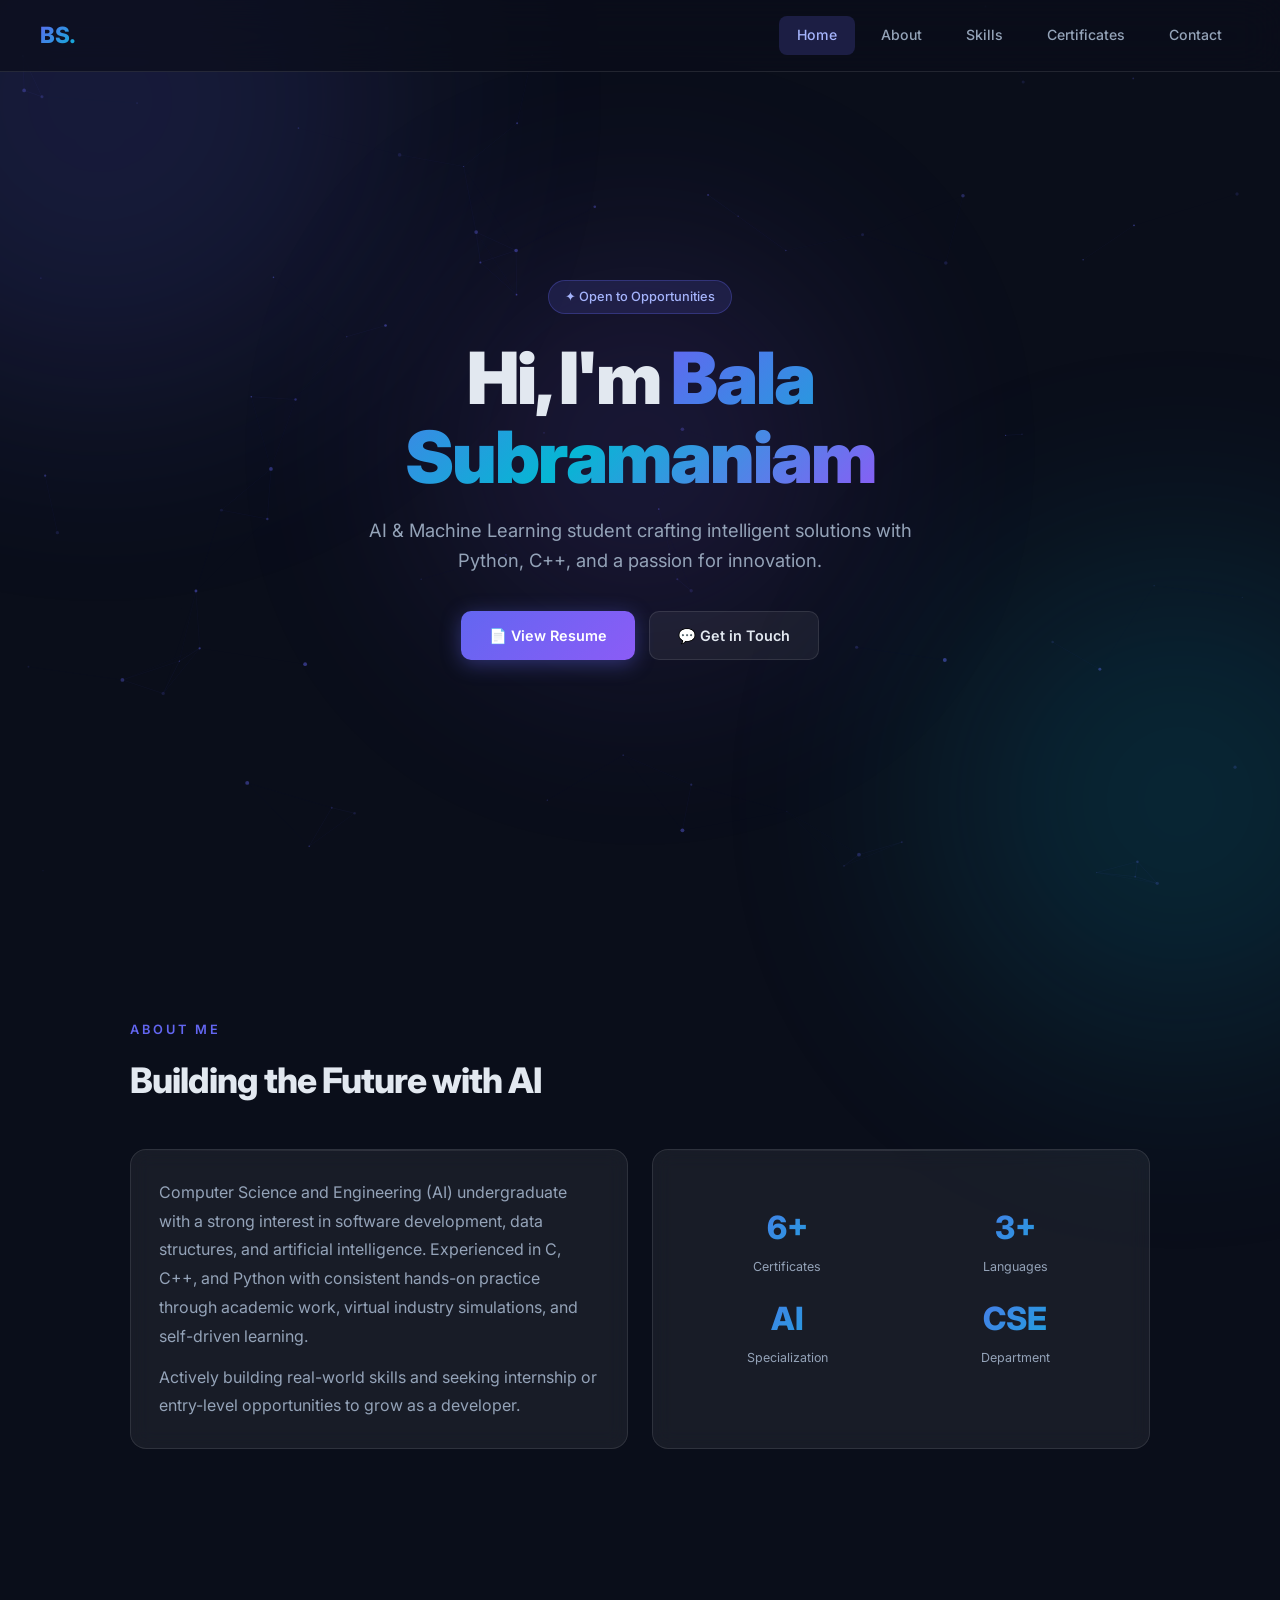
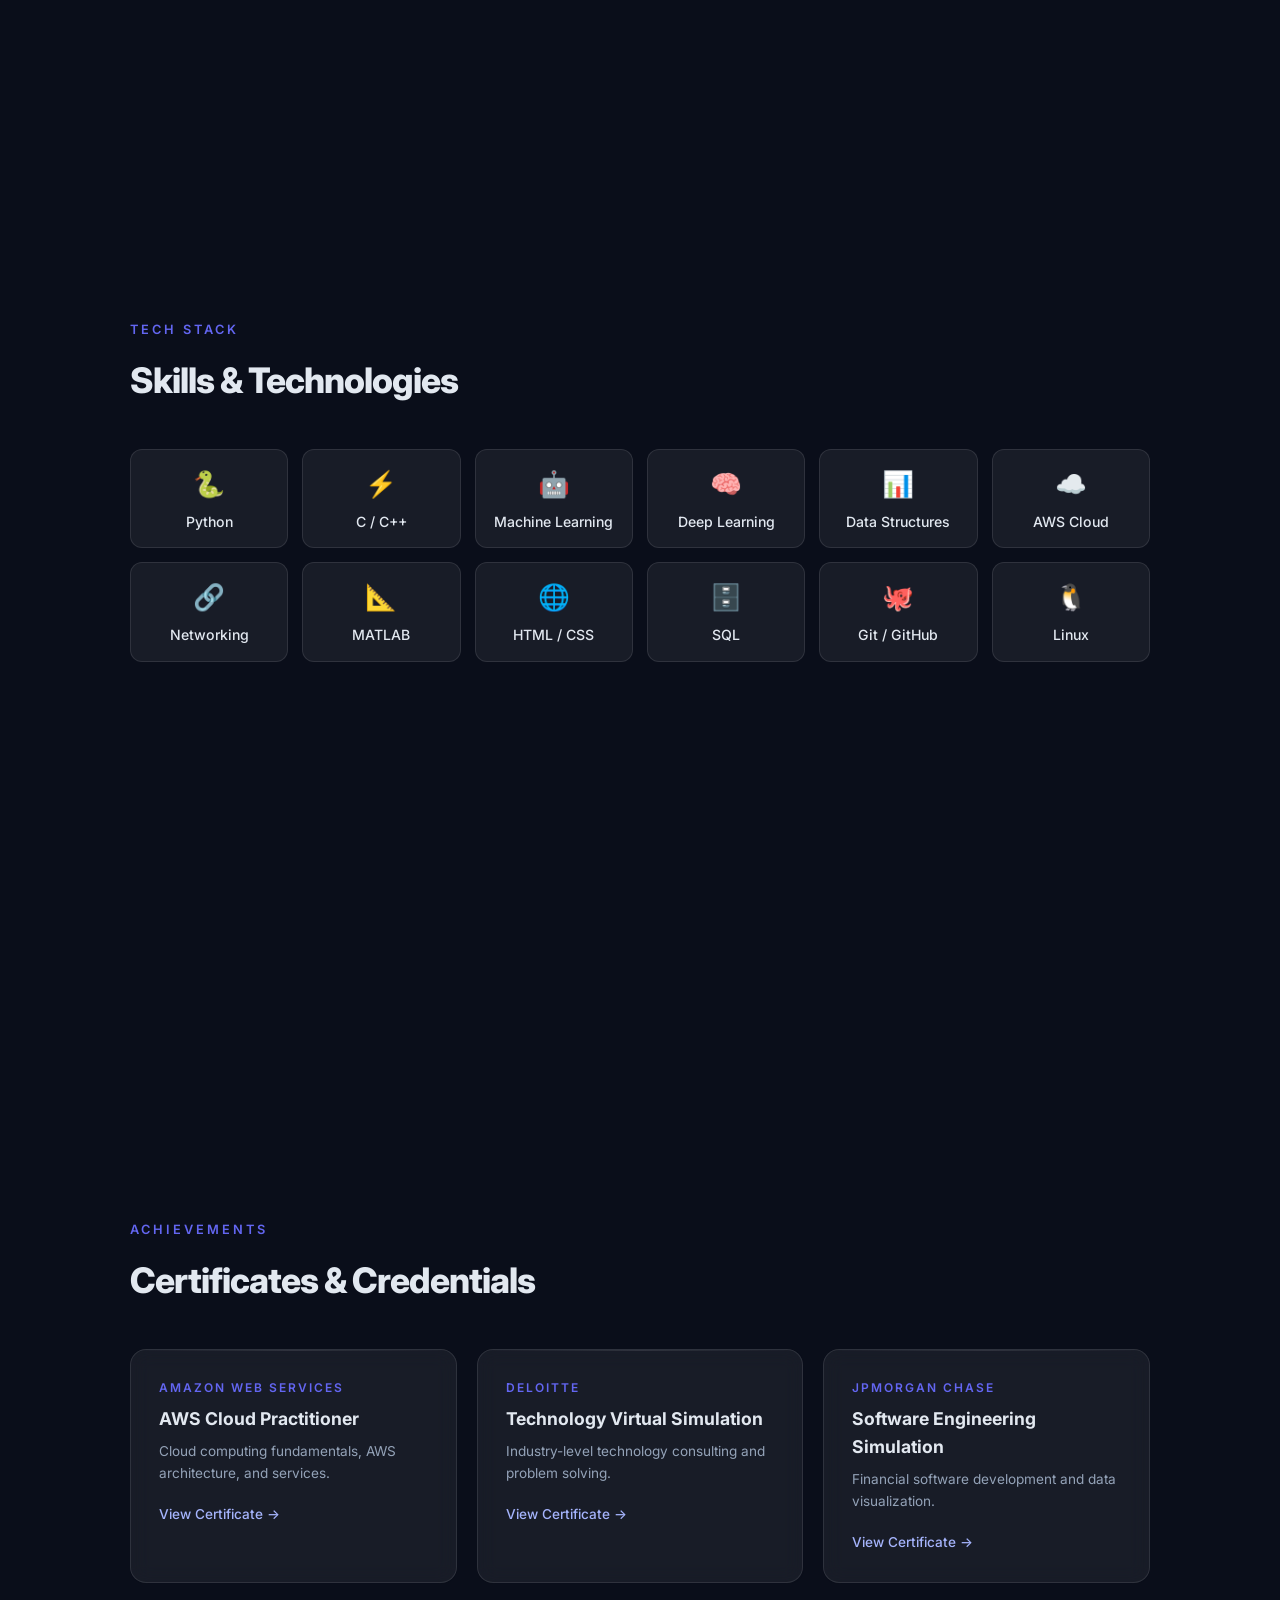
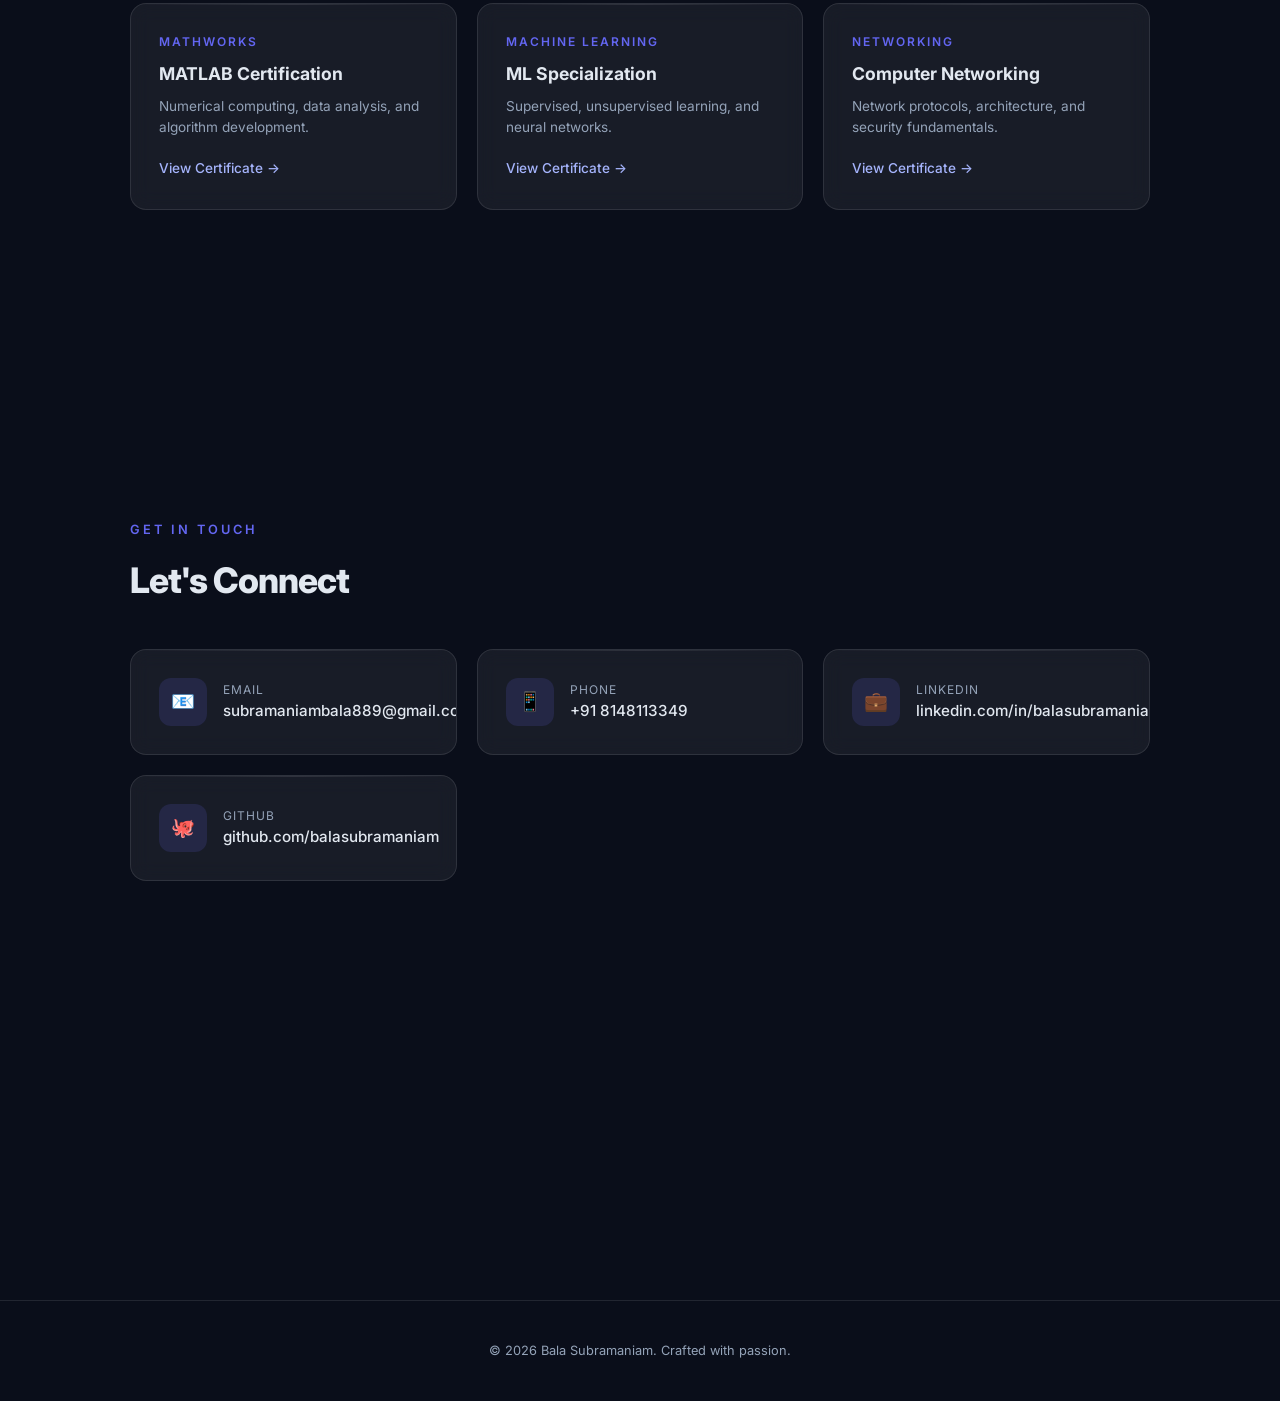
<file: index.html>
<!DOCTYPE html>
<html lang="en">
<head>
    <meta charset="UTF-8">
    <meta name="viewport" content="width=device-width, initial-scale=1.0">
    <title>Bala Subramaniam | AI & ML Developer</title>
    <meta name="description" content="Portfolio of Bala Subramaniam - AI & ML Student and Developer specializing in Python, C++, and Machine Learning.">
    <link href="https://fonts.googleapis.com/css2?family=Inter:wght@300;400;500;600;700;800;900&display=swap" rel="stylesheet">
    <style>
        *, *::before, *::after { margin: 0; padding: 0; box-sizing: border-box; }

        :root {
            --bg: #0a0e1a;
            --surface: rgba(255,255,255,0.04);
            --glass: rgba(255,255,255,0.06);
            --glass-border: rgba(255,255,255,0.1);
            --accent: #6366f1;
            --accent2: #8b5cf6;
            --accent3: #06b6d4;
            --text: #e2e8f0;
            --text-dim: #94a3b8;
            --radius: 16px;
        }

        html { scroll-behavior: smooth; }

        body {
            font-family: 'Inter', sans-serif;
            background: var(--bg);
            color: var(--text);
            overflow-x: hidden;
            line-height: 1.6;
        }

        /* ── Particle Canvas ── */
        #particles {
            position: fixed; top: 0; left: 0;
            width: 100%; height: 100%;
            z-index: 0; pointer-events: none;
        }

        /* ── Gradient Orbs ── */
        .orb {
            position: fixed; border-radius: 50%; filter: blur(120px);
            opacity: 0.15; pointer-events: none; z-index: 0;
        }
        .orb-1 { width: 600px; height: 600px; background: var(--accent); top: -200px; left: -200px; animation: float1 20s ease-in-out infinite; }
        .orb-2 { width: 500px; height: 500px; background: var(--accent3); bottom: -150px; right: -150px; animation: float2 25s ease-in-out infinite; }
        .orb-3 { width: 400px; height: 400px; background: var(--accent2); top: 50%; left: 50%; transform: translate(-50%,-50%); animation: float3 18s ease-in-out infinite; }

        @keyframes float1 { 0%,100%{ transform: translate(0,0); } 50%{ transform: translate(80px,60px); } }
        @keyframes float2 { 0%,100%{ transform: translate(0,0); } 50%{ transform: translate(-60px,-80px); } }
        @keyframes float3 { 0%,100%{ transform: translate(-50%,-50%) scale(1); } 50%{ transform: translate(-40%,-60%) scale(1.2); } }

        /* ── Navbar ── */
        nav {
            position: fixed; top: 0; left: 0; width: 100%;
            padding: 16px 40px;
            background: rgba(10,14,26,0.7);
            backdrop-filter: blur(20px);
            border-bottom: 1px solid var(--glass-border);
            display: flex; justify-content: space-between; align-items: center;
            z-index: 100;
            transition: all 0.3s;
        }
        nav.scrolled { padding: 10px 40px; background: rgba(10,14,26,0.9); }

        .logo {
            font-size: 1.4rem; font-weight: 800;
            background: linear-gradient(135deg, var(--accent), var(--accent3));
            -webkit-background-clip: text; -webkit-text-fill-color: transparent;
            letter-spacing: -0.5px;
        }

        .nav-links { display: flex; gap: 8px; }

        .nav-links a {
            color: var(--text-dim); text-decoration: none;
            padding: 8px 18px; border-radius: 8px;
            font-size: 0.88rem; font-weight: 500;
            transition: all 0.3s; position: relative;
        }
        .nav-links a:hover, .nav-links a.active {
            color: #fff; background: var(--glass);
        }
        .nav-links a.active { background: rgba(99,102,241,0.2); color: #a5b4fc; }

        /* ── Sections ── */
        section {
            min-height: 100vh; padding: 120px 40px 80px;
            position: relative; z-index: 1;
            max-width: 1100px; margin: 0 auto;
        }

        /* ── Hero ── */
        .hero { display: flex; flex-direction: column; justify-content: center; align-items: center; text-align: center; }
        .hero-badge {
            display: inline-block;
            padding: 6px 16px; border-radius: 50px;
            background: rgba(99,102,241,0.15); border: 1px solid rgba(99,102,241,0.3);
            font-size: 0.8rem; font-weight: 500; color: #a5b4fc;
            margin-bottom: 24px;
            animation: fadeUp 0.8s ease;
        }
        .hero h1 {
            font-size: clamp(2.5rem, 6vw, 4.5rem);
            font-weight: 900; letter-spacing: -2px;
            line-height: 1.1; margin-bottom: 20px;
            animation: fadeUp 0.8s ease 0.1s both;
        }
        .hero h1 .gradient {
            background: linear-gradient(135deg, var(--accent), var(--accent3), var(--accent2));
            -webkit-background-clip: text; -webkit-text-fill-color: transparent;
        }
        .hero p {
            font-size: 1.15rem; color: var(--text-dim);
            max-width: 550px; margin-bottom: 36px;
            animation: fadeUp 0.8s ease 0.2s both;
        }
        .hero-btns {
            display: flex; gap: 14px; flex-wrap: wrap; justify-content: center;
            animation: fadeUp 0.8s ease 0.3s both;
        }
        .btn {
            padding: 12px 28px; border-radius: 10px; border: none;
            font-family: 'Inter', sans-serif; font-size: 0.9rem; font-weight: 600;
            cursor: pointer; transition: all 0.3s; text-decoration: none;
            display: inline-flex; align-items: center; gap: 8px;
        }
        .btn-primary {
            background: linear-gradient(135deg, var(--accent), var(--accent2));
            color: #fff; box-shadow: 0 4px 20px rgba(99,102,241,0.4);
        }
        .btn-primary:hover { transform: translateY(-2px); box-shadow: 0 8px 30px rgba(99,102,241,0.5); }
        .btn-ghost {
            background: var(--glass); color: var(--text);
            border: 1px solid var(--glass-border);
        }
        .btn-ghost:hover { background: rgba(255,255,255,0.1); transform: translateY(-2px); }

        /* ── Section Headers ── */
        .section-label {
            font-size: 0.8rem; font-weight: 600; text-transform: uppercase;
            letter-spacing: 3px; color: var(--accent); margin-bottom: 12px;
        }
        .section-title {
            font-size: 2.2rem; font-weight: 800; letter-spacing: -1px; margin-bottom: 40px;
        }

        /* ── Glass Cards ── */
        .glass-card {
            background: var(--glass); border: 1px solid var(--glass-border);
            border-radius: var(--radius); padding: 28px;
            backdrop-filter: blur(10px);
            transition: all 0.4s; position: relative; overflow: hidden;
        }
        .glass-card::before {
            content: ''; position: absolute; top: 0; left: 0; right: 0; height: 1px;
            background: linear-gradient(90deg, transparent, rgba(255,255,255,0.1), transparent);
        }
        .glass-card:hover {
            transform: translateY(-4px);
            border-color: rgba(99,102,241,0.3);
            box-shadow: 0 20px 40px rgba(0,0,0,0.3);
        }

        /* ── About ── */
        .about-grid { display: grid; grid-template-columns: 1fr 1fr; gap: 24px; }
        .about-text { font-size: 1rem; color: var(--text-dim); line-height: 1.8; }
        .stats { display: grid; grid-template-columns: 1fr 1fr; gap: 16px; margin-top: 24px; }
        .stat-item { text-align: center; }
        .stat-num {
            font-size: 2rem; font-weight: 800;
            background: linear-gradient(135deg, var(--accent), var(--accent3));
            -webkit-background-clip: text; -webkit-text-fill-color: transparent;
        }
        .stat-label { font-size: 0.78rem; color: var(--text-dim); margin-top: 4px; }

        /* ── Skills ── */
        .skills-grid { display: grid; grid-template-columns: repeat(auto-fit, minmax(140px, 1fr)); gap: 14px; }
        .skill-tag {
            padding: 14px; text-align: center;
            background: var(--glass); border: 1px solid var(--glass-border);
            border-radius: 12px; font-size: 0.88rem; font-weight: 500;
            transition: all 0.3s;
        }
        .skill-tag:hover {
            border-color: var(--accent);
            background: rgba(99,102,241,0.1);
            transform: translateY(-2px);
        }
        .skill-icon { font-size: 1.6rem; margin-bottom: 6px; display: block; }

        /* ── Certificates ── */
        .cert-grid { display: grid; grid-template-columns: repeat(auto-fit, minmax(300px, 1fr)); gap: 20px; }
        .cert-card { cursor: pointer; }
        .cert-card .cert-org {
            font-size: 0.75rem; font-weight: 600; text-transform: uppercase;
            letter-spacing: 2px; color: var(--accent); margin-bottom: 8px;
        }
        .cert-card h3 { font-size: 1.1rem; font-weight: 700; margin-bottom: 8px; }
        .cert-card p { font-size: 0.85rem; color: var(--text-dim); margin-bottom: 16px; }
        .cert-link {
            font-size: 0.85rem; color: #a5b4fc; font-weight: 500;
            display: inline-flex; align-items: center; gap: 4px;
            transition: gap 0.3s;
        }
        .cert-card:hover .cert-link { gap: 8px; }

        /* ── Contact ── */
        .contact-grid { display: grid; grid-template-columns: repeat(auto-fit, minmax(250px, 1fr)); gap: 20px; }
        .contact-item {
            display: flex; align-items: center; gap: 16px;
        }
        .contact-icon {
            width: 48px; height: 48px; border-radius: 12px;
            background: rgba(99,102,241,0.15);
            display: flex; align-items: center; justify-content: center;
            font-size: 1.2rem; flex-shrink: 0;
        }
        .contact-label { font-size: 0.75rem; color: var(--text-dim); text-transform: uppercase; letter-spacing: 1px; }
        .contact-value { font-size: 0.95rem; font-weight: 500; }
        .contact-value a { color: var(--text); text-decoration: none; transition: color 0.3s; }
        .contact-value a:hover { color: #a5b4fc; }

        /* ── Footer ── */
        footer {
            text-align: center; padding: 40px;
            border-top: 1px solid var(--glass-border);
            font-size: 0.8rem; color: var(--text-dim);
            position: relative; z-index: 1;
        }

        /* ── Animations ── */
        @keyframes fadeUp {
            from { opacity: 0; transform: translateY(30px); }
            to { opacity: 1; transform: translateY(0); }
        }
        .reveal {
            opacity: 0; transform: translateY(40px);
            transition: all 0.8s cubic-bezier(0.16, 1, 0.3, 1);
        }
        .reveal.visible { opacity: 1; transform: translateY(0); }

        /* ── Responsive ── */
        @media (max-width: 768px) {
            nav { padding: 12px 20px; }
            .nav-links a { padding: 6px 12px; font-size: 0.8rem; }
            section { padding: 100px 20px 60px; }
            .about-grid { grid-template-columns: 1fr; }
            .cert-grid { grid-template-columns: 1fr; }
            .hero h1 { letter-spacing: -1px; }
        }
        @media (max-width: 480px) {
            .nav-links { gap: 2px; }
            .nav-links a { padding: 6px 8px; font-size: 0.75rem; }
            .skills-grid { grid-template-columns: repeat(2, 1fr); }
        }
    </style>
</head>
<body>

    <!-- Background Elements -->
    <canvas id="particles"></canvas>
    <div class="orb orb-1"></div>
    <div class="orb orb-2"></div>
    <div class="orb orb-3"></div>

    <!-- Navbar -->
    <nav id="navbar">
        <div class="logo">BS.</div>
        <div class="nav-links">
            <a href="#home" class="active" id="nav-home">Home</a>
            <a href="#about" id="nav-about">About</a>
            <a href="#skills" id="nav-skills">Skills</a>
            <a href="#certificates" id="nav-certs">Certificates</a>
            <a href="#contact" id="nav-contact">Contact</a>
        </div>
    </nav>

    <!-- Hero Section -->
    <section class="hero" id="home">
        <div class="hero-badge">✦ Open to Opportunities</div>
        <h1>Hi, I'm <span class="gradient">Bala<br>Subramaniam</span></h1>
        <p>AI & Machine Learning student crafting intelligent solutions with Python, C++, and a passion for innovation.</p>
        <div class="hero-btns">
            <button class="btn btn-primary" onclick="window.open('Balasubramaniam_M_Resume.pdf','_blank')">
                📄 View Resume
            </button>
            <a href="#contact" class="btn btn-ghost">💬 Get in Touch</a>
        </div>
    </section>

    <!-- About Section -->
    <section id="about">
        <div class="reveal">
            <p class="section-label">About Me</p>
            <h2 class="section-title">Building the Future with AI</h2>
        </div>
        <div class="about-grid">
            <div class="glass-card reveal">
                <p class="about-text">Computer Science and Engineering (AI) undergraduate with a strong interest in software development, data structures, and artificial intelligence. Experienced in C, C++, and Python with consistent hands-on practice through academic work, virtual industry simulations, and self-driven learning.</p>
                <p class="about-text" style="margin-top:12px;">Actively building real-world skills and seeking internship or entry-level opportunities to grow as a developer.</p>
            </div>
            <div class="glass-card reveal">
                <div class="stats">
                    <div class="stat-item">
                        <div class="stat-num">6+</div>
                        <div class="stat-label">Certificates</div>
                    </div>
                    <div class="stat-item">
                        <div class="stat-num">3+</div>
                        <div class="stat-label">Languages</div>
                    </div>
                    <div class="stat-item">
                        <div class="stat-num">AI</div>
                        <div class="stat-label">Specialization</div>
                    </div>
                    <div class="stat-item">
                        <div class="stat-num">CSE</div>
                        <div class="stat-label">Department</div>
                    </div>
                </div>
            </div>
        </div>
    </section>

    <!-- Skills Section -->
    <section id="skills">
        <div class="reveal">
            <p class="section-label">Tech Stack</p>
            <h2 class="section-title">Skills & Technologies</h2>
        </div>
        <div class="skills-grid reveal">
            <div class="skill-tag"><span class="skill-icon">🐍</span>Python</div>
            <div class="skill-tag"><span class="skill-icon">⚡</span>C / C++</div>
            <div class="skill-tag"><span class="skill-icon">🤖</span>Machine Learning</div>
            <div class="skill-tag"><span class="skill-icon">🧠</span>Deep Learning</div>
            <div class="skill-tag"><span class="skill-icon">📊</span>Data Structures</div>
            <div class="skill-tag"><span class="skill-icon">☁️</span>AWS Cloud</div>
            <div class="skill-tag"><span class="skill-icon">🔗</span>Networking</div>
            <div class="skill-tag"><span class="skill-icon">📐</span>MATLAB</div>
            <div class="skill-tag"><span class="skill-icon">🌐</span>HTML / CSS</div>
            <div class="skill-tag"><span class="skill-icon">🗄️</span>SQL</div>
            <div class="skill-tag"><span class="skill-icon">🐙</span>Git / GitHub</div>
            <div class="skill-tag"><span class="skill-icon">🐧</span>Linux</div>
        </div>
    </section>

    <!-- Certificates Section -->
    <section id="certificates">
        <div class="reveal">
            <p class="section-label">Achievements</p>
            <h2 class="section-title">Certificates & Credentials</h2>
        </div>
        <div class="cert-grid">
            <div class="glass-card cert-card reveal" onclick="window.open('aws.pdf','_blank')">
                <div class="cert-org">Amazon Web Services</div>
                <h3>AWS Cloud Practitioner</h3>
                <p>Cloud computing fundamentals, AWS architecture, and services.</p>
                <span class="cert-link">View Certificate →</span>
            </div>
            <div class="glass-card cert-card reveal" onclick="window.open('deloitte.pdf','_blank')">
                <div class="cert-org">Deloitte</div>
                <h3>Technology Virtual Simulation</h3>
                <p>Industry-level technology consulting and problem solving.</p>
                <span class="cert-link">View Certificate →</span>
            </div>
            <div class="glass-card cert-card reveal" onclick="window.open('jpmorgan.pdf','_blank')">
                <div class="cert-org">JPMorgan Chase</div>
                <h3>Software Engineering Simulation</h3>
                <p>Financial software development and data visualization.</p>
                <span class="cert-link">View Certificate →</span>
            </div>
            <div class="glass-card cert-card reveal" onclick="window.open('matlab.pdf','_blank')">
                <div class="cert-org">MathWorks</div>
                <h3>MATLAB Certification</h3>
                <p>Numerical computing, data analysis, and algorithm development.</p>
                <span class="cert-link">View Certificate →</span>
            </div>
            <div class="glass-card cert-card reveal" onclick="window.open('ml.pdf','_blank')">
                <div class="cert-org">Machine Learning</div>
                <h3>ML Specialization</h3>
                <p>Supervised, unsupervised learning, and neural networks.</p>
                <span class="cert-link">View Certificate →</span>
            </div>
            <div class="glass-card cert-card reveal" onclick="window.open('networking.pdf','_blank')">
                <div class="cert-org">Networking</div>
                <h3>Computer Networking</h3>
                <p>Network protocols, architecture, and security fundamentals.</p>
                <span class="cert-link">View Certificate →</span>
            </div>
        </div>
    </section>

    <!-- Contact Section -->
    <section id="contact">
        <div class="reveal">
            <p class="section-label">Get in Touch</p>
            <h2 class="section-title">Let's Connect</h2>
        </div>
        <div class="contact-grid">
            <div class="glass-card reveal">
                <div class="contact-item">
                    <div class="contact-icon">📧</div>
                    <div>
                        <div class="contact-label">Email</div>
                        <div class="contact-value"><a href="mailto:subramaniambala889@gmail.com">subramaniambala889@gmail.com</a></div>
                    </div>
                </div>
            </div>
            <div class="glass-card reveal">
                <div class="contact-item">
                    <div class="contact-icon">📱</div>
                    <div>
                        <div class="contact-label">Phone</div>
                        <div class="contact-value"><a href="tel:+918148113349">+91 8148113349</a></div>
                    </div>
                </div>
            </div>
            <div class="glass-card reveal">
                <div class="contact-item">
                    <div class="contact-icon">💼</div>
                    <div>
                        <div class="contact-label">LinkedIn</div>
                        <div class="contact-value"><a href="#">linkedin.com/in/balasubramaniam</a></div>
                    </div>
                </div>
            </div>
            <div class="glass-card reveal">
                <div class="contact-item">
                    <div class="contact-icon">🐙</div>
                    <div>
                        <div class="contact-label">GitHub</div>
                        <div class="contact-value"><a href="#">github.com/balasubramaniam</a></div>
                    </div>
                </div>
            </div>
        </div>
    </section>

    <footer>
        <p>© 2026 Bala Subramaniam. Crafted with passion.</p>
    </footer>

    <script>
        // ── Particle System ──
        const canvas = document.getElementById('particles');
        const ctx = canvas.getContext('2d');
        let particles = [];

        function resize() {
            canvas.width = window.innerWidth;
            canvas.height = window.innerHeight;
        }
        resize();
        window.addEventListener('resize', resize);

        for (let i = 0; i < 80; i++) {
            particles.push({
                x: Math.random() * canvas.width,
                y: Math.random() * canvas.height,
                r: Math.random() * 1.5 + 0.5,
                dx: (Math.random() - 0.5) * 0.4,
                dy: (Math.random() - 0.5) * 0.4,
                o: Math.random() * 0.4 + 0.1
            });
        }

        function drawParticles() {
            ctx.clearRect(0, 0, canvas.width, canvas.height);
            particles.forEach(p => {
                p.x += p.dx; p.y += p.dy;
                if (p.x < 0) p.x = canvas.width;
                if (p.x > canvas.width) p.x = 0;
                if (p.y < 0) p.y = canvas.height;
                if (p.y > canvas.height) p.y = 0;
                ctx.beginPath();
                ctx.arc(p.x, p.y, p.r, 0, Math.PI * 2);
                ctx.fillStyle = `rgba(99,102,241,${p.o})`;
                ctx.fill();
            });
            // Draw connections
            for (let i = 0; i < particles.length; i++) {
                for (let j = i + 1; j < particles.length; j++) {
                    const dx = particles[i].x - particles[j].x;
                    const dy = particles[i].y - particles[j].y;
                    const d = Math.sqrt(dx*dx + dy*dy);
                    if (d < 120) {
                        ctx.beginPath();
                        ctx.moveTo(particles[i].x, particles[i].y);
                        ctx.lineTo(particles[j].x, particles[j].y);
                        ctx.strokeStyle = `rgba(99,102,241,${0.06 * (1 - d/120)})`;
                        ctx.stroke();
                    }
                }
            }
            requestAnimationFrame(drawParticles);
        }
        drawParticles();

        // ── Scroll Reveal ──
        const observer = new IntersectionObserver((entries) => {
            entries.forEach(e => {
                if (e.isIntersecting) e.target.classList.add('visible');
            });
        }, { threshold: 0.1 });

        document.querySelectorAll('.reveal').forEach(el => observer.observe(el));

        // ── Active Nav Link ──
        const sections = document.querySelectorAll('section');
        const navLinks = document.querySelectorAll('.nav-links a');

        window.addEventListener('scroll', () => {
            // Navbar shrink
            document.getElementById('navbar').classList.toggle('scrolled', window.scrollY > 50);

            // Active section
            let current = '';
            sections.forEach(s => {
                if (window.scrollY >= s.offsetTop - 200) current = s.getAttribute('id');
            });
            navLinks.forEach(a => {
                a.classList.remove('active');
                if (a.getAttribute('href') === '#' + current) a.classList.add('active');
            });
        });
    </script>
</body>
</html>
</file>
